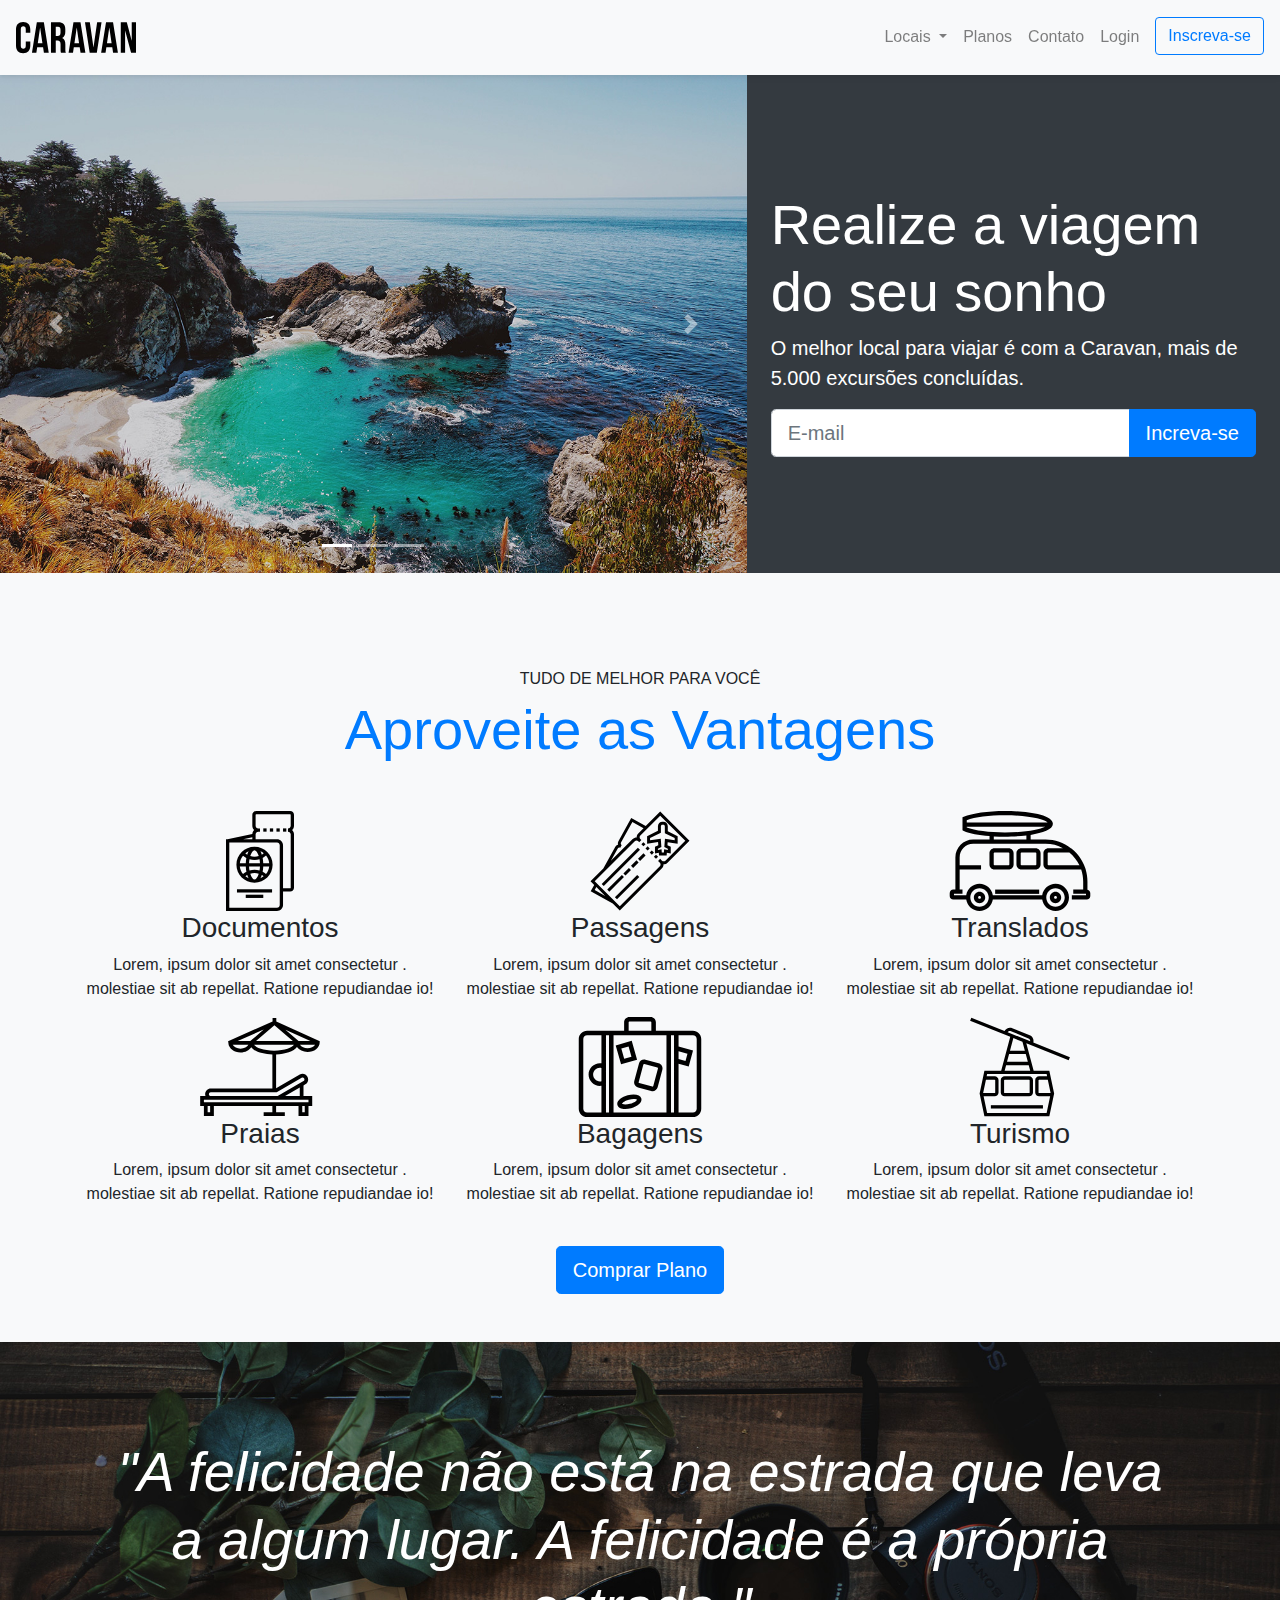
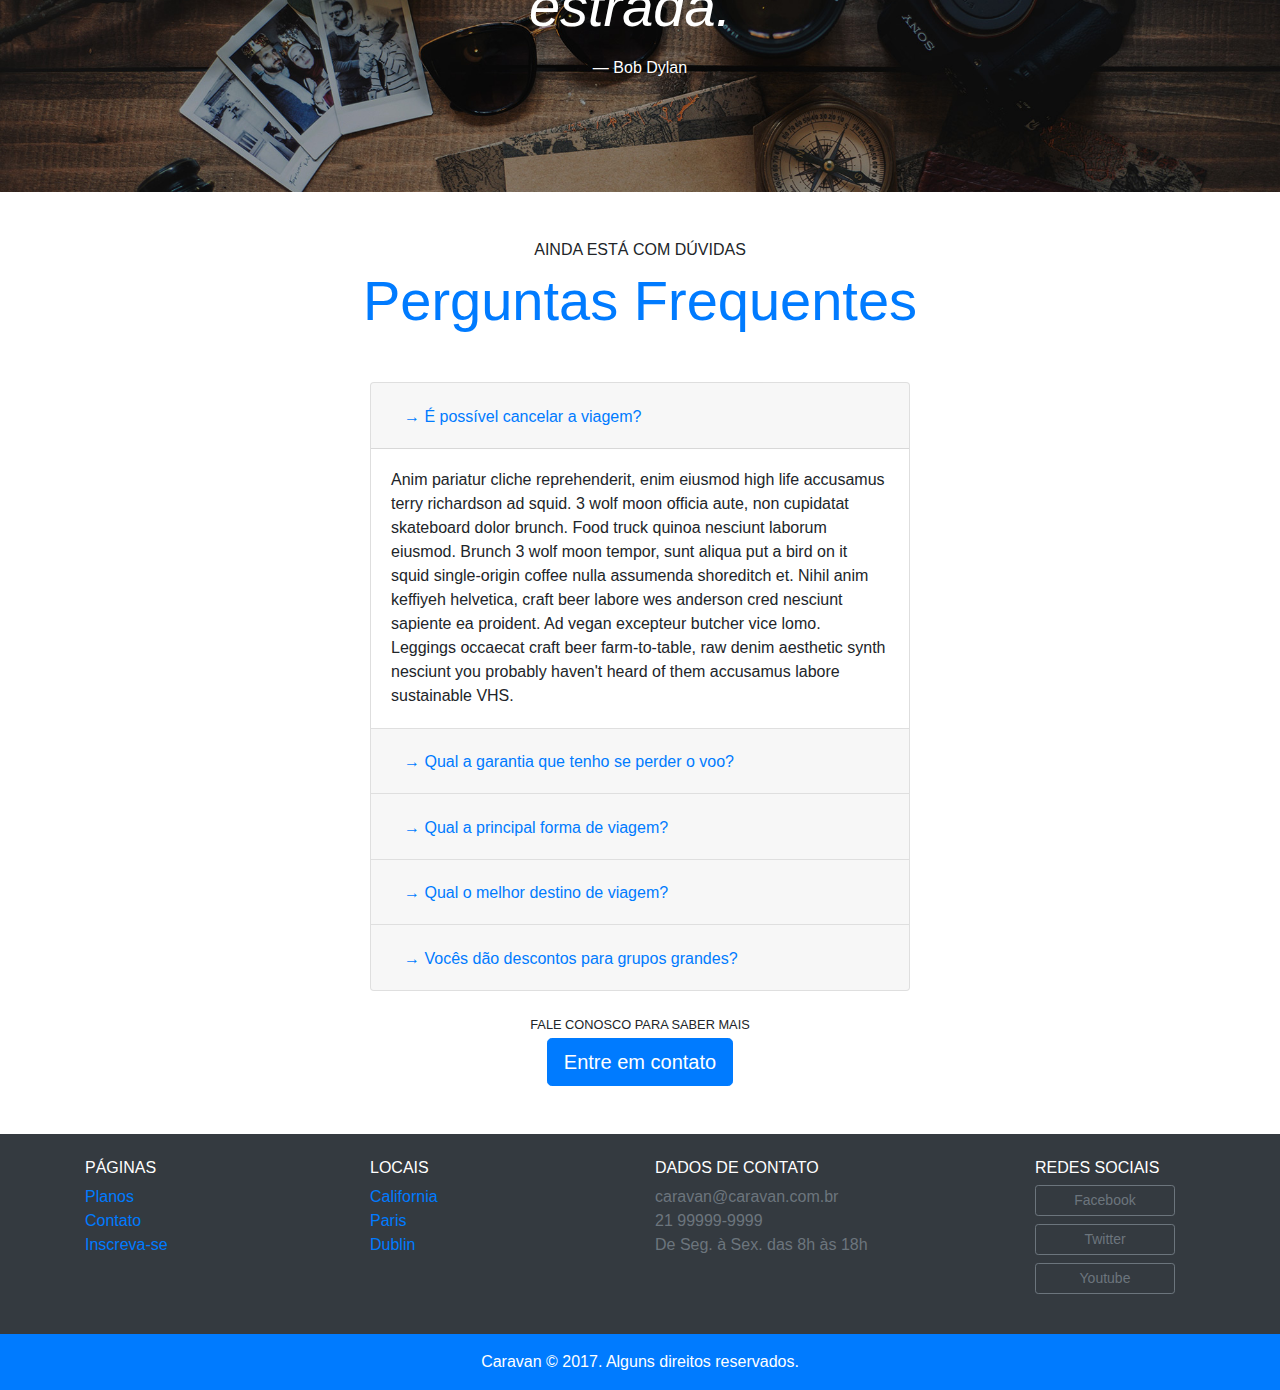
<file: index.html>
<!DOCTYPE html>
<html lang="en">
	<head>
		<meta charset="utf-8" />
		<meta name="viewport" content="width=device-width, initial-scale=1, shrink-to-fit=no" />
		<title>Teste Bootstrap</title>

		<link rel="stylesheet" href="css/bootstrap.css" />
		<link rel="stylesheet" href="css/style.css" />
	</head>
	<body>


		<!-- Button trigger modal -->


<!-- Modal -->
<div class="modal fade" id="exampleModal" tabindex="-1" role="dialog" aria-labelledby="exampleModalLabel" aria-hidden="true">
  <div class="modal-dialog" role="document">
    <div class="modal-content">
      <div class="modal-header">
        <h5 class="modal-title" id="exampleModalLabel">Modal title</h5>
        <button type="button" class="close" data-dismiss="modal" aria-label="Close">
          <span aria-hidden="true">&times;</span>
        </button>
      </div>
      <div class="modal-body">
        ...
      </div>
      <div class="modal-footer">
        <button type="button" class="btn btn-secondary" data-dismiss="modal">Close</button>
        <button type="button" class="btn btn-primary">Save changes</button>
      </div>
    </div>
  </div>
</div>
		<div class="navbar navbar-expand-md navbar-light bg-light fixed-top py-3 box-shadow ">
			<a class="navbar-brand" href="index.html"><img src="img/caravan.svg" alt=""/></a>
			<button
				class="navbar-toggler"
				type="button"
				data-toggle="collapse"
				data-target="#navbarSupportedContent"
				aria-controls="navbarSupportedContent"
				aria-expanded="false"
				aria-label="Toggle navigation"
			>
				<span class="navbar-toggler-icon"></span>
			</button>

			<div class="collapse navbar-collapse" id="navbarSupportedContent">
				<ul class="navbar-nav ml-auto">

					<li class="nav-item dropdown">
						<a
							class="nav-link dropdown-toggle"
							href="#"
							id="navbarDropdown"
							role="button"
							data-toggle="dropdown"
							aria-haspopup="true"
							aria-expanded="false"
						>
							Locais
						</a>
						<div class="dropdown-menu" aria-labelledby="navbarDropdown">
							<a class="dropdown-item" href="local.html">California</a>
							<a class="dropdown-item" href="local.html">Paris</a>
							<div class="dropdown-divider"></div>
							<a class="dropdown-item" href="#">Something else here</a>
						</div>
					</li>

					<li class="nav-item">
						<a class="nav-link" href="planos.html">Planos</span></a>
					</li>
					<li class="nav-item">
						<a class="nav-link" href="contato.html">Contato</a>
					</li>
					<li class="nav-item">
						<a class="nav-link" href="#" data-toggle="modal" data-target="#exampleModal">Login</a>
					</li>
					<li class="nav-item">
						<a class="btn btn-outline-primary ml-md-2" href="inscricao.html">Inscreva-se</a>
					</li>
					
					
					
				</ul>
			</div>
		</div>

		<section class="container-fluid">
			<div class="row bg-dark text-white">
				<div class="col-lg-7 p-0">
					<div id="carouselCidades" class="carousel slide" data-ride="carousel">
						<ol class="carousel-indicators">
							<li data-target="#carouselCidades" data-slide-to="0" class="active"></li>
							<li data-target="#carouselCidades" data-slide-to="1"></li>
							<li data-target="#carouselCidades" data-slide-to="2"></li>
						</ol>
						<div class="carousel-inner">
							<div class="carousel-item active">
								<img src="img/california.jpg" class="d-block w-100" alt="California">
							</div>
							<div class="carousel-item">
								<img src="img/paris.jpg" class="d-block w-100" alt="paris">
							</div>
							<div class="carousel-item">
								<img src="img/dublin.jpg" class="d-block w-100" alt="dublin">
							</div>
						</div>
						<a class="carousel-control-prev" href="#carouselCidades" role="button" data-slide="prev">
							<span class="carousel-control-prev-icon" aria-hidden="true"></span>
							<span class="sr-only">Previous</span>
						</a>
						<a class="carousel-control-next" href="#carouselCidades" role="button" data-slide="next">
							<span class="carousel-control-next-icon" aria-hidden="true"></span>
							<span class="sr-only">Next</span>
						</a>
					</div>

				</div>

				<div class="col-lg-5 p-4 align-self-center">
          <h1 class="display-4">Realize a viagem do seu sonho</h1>
          <p class="lead">O melhor local para viajar é com a Caravan, mais de 5.000 excursões concluídas.</p>
          <form action="">

            <div class="input-group input-group-lg">
              <input type="text" class="form-control" placeholder="E-mail" aria-label="Email" aria-describedby="button-addon2">
							<div class="input-group-append">
								<button class="btn btn-primary" type="button" id="button-addon2">Increva-se</button>
							</div>
            </div>
          </form>
        </div>
			</div>
		</section>

		<section class=" py-5 bg-light text-center">
			<div class="container">
				<div class="my-5">
					<span class="h6 d-block text-center">TUDO DE MELHOR PARA VOCÊ</span>
					<h2 class="display-4 text-primary">Aproveite as Vantagens</h2>
				</div>
			
				<div class="row">
					<div class="col-xl-4 col-md-6">
						<div style="height: 100px;" class="d-flex justify-content-center">
							<img src="img/icones/passaporte.svg" alt="">
						</div>
						<h3>Documentos</h3>
						<p>Lorem, ipsum dolor sit amet consectetur .  molestiae sit ab repellat. Ratione repudiandae io!</p>
					</div>
					<div class="col-xl-4 col-md-6">
						<div style="height: 100px;" class="d-flex justify-content-center">
							<img src="img/icones/passagens.svg" alt="">
						</div>
						<h3>Passagens</h3>
						<p>Lorem, ipsum dolor sit amet consectetur .  molestiae sit ab repellat. Ratione repudiandae io!</p>
					</div>
					<div class="col-xl-4 col-md-6">
						<div style="height: 100px;" class="d-flex justify-content-center">
							<img src="img/icones/translado.svg" alt="">
						</div>
						<h3>Translados</h3>
						<p>Lorem, ipsum dolor sit amet consectetur .  molestiae sit ab repellat. Ratione repudiandae io!</p>
					</div>
					<div class="col-xl-4 col-md-6">
						<div style="height: 100px;" class="d-flex justify-content-center">
							<img src="img/icones/praias.svg" alt="">
						</div>
						<h3>Praias</h3>
						<p>Lorem, ipsum dolor sit amet consectetur .  molestiae sit ab repellat. Ratione repudiandae io!</p>
					</div>
					<div class="col-xl-4 col-md-6">
						<div style="height: 100px;" class="d-flex justify-content-center">
							<img src="img/icones/bagagens.svg" alt="">
						</div>
						<h3>Bagagens</h3>
						<p>Lorem, ipsum dolor sit amet consectetur .  molestiae sit ab repellat. Ratione repudiandae io!</p>
					</div>
					<div class="col-xl-4 col-md-6">
						<div style="height: 100px;" class="d-flex justify-content-center">
							<img src="img/icones/turismo.svg" alt="">
						</div>
						<h3>Turismo</h3>
						<p>Lorem, ipsum dolor sit amet consectetur .  molestiae sit ab repellat. Ratione repudiandae io!</p>
					</div>
				</div>
				<a href="planos.html" class="btn btn-primary btn-lg mt-4">Comprar Plano</a>
			</div>
		</section>

		<section id="home-quote" class="p-md-5">
      <blockquote class="blockquote text-center text-white  p-md-5 p-3">
        <p class="display-4"><em>"A felicidade não está na estrada que leva a algum lugar. A felicidade é a própria estrada."</em></p>
        <footer class="blockquote-footer text-white">Bob Dylan</footer>
      </blockquote>
		</section>
		
		<section class="container">
			<div class="my-5 text-center">
				<span class="h6 d-block">AINDA ESTÁ COM DÚVIDAS</span>
				<h2 class="display-4 text-primary">Perguntas Frequentes</h2>
			</div>

			<div class="row justify-content-center">
				<div class="accordion col-lg-6" id="perguntasFrequentes" data-children=".pergunta">
					<div class="card">
						<div class="card-header" id="headingOne">
							<h2 class="mb-0">
								<button class="btn btn-link" type="button" data-toggle="collapse" data-target="#collapseOne" aria-expanded="true" aria-controls="collapseOne">
									→ É possível cancelar a viagem?
								</button>
							</h2>
						</div>
				
						<div id="collapseOne" class="collapse show" aria-labelledby="headingOne" data-parent="#perguntasFrequentes">
							<div class="card-body">
								Anim pariatur cliche reprehenderit, enim eiusmod high life accusamus terry richardson ad squid. 3 wolf moon officia aute, non cupidatat skateboard dolor brunch. Food truck quinoa nesciunt laborum eiusmod. Brunch 3 wolf moon tempor, sunt aliqua put a bird on it squid single-origin coffee nulla assumenda shoreditch et. Nihil anim keffiyeh helvetica, craft beer labore wes anderson cred nesciunt sapiente ea proident. Ad vegan excepteur butcher vice lomo. Leggings occaecat craft beer farm-to-table, raw denim aesthetic synth nesciunt you probably haven't heard of them accusamus labore sustainable VHS.
							</div>
						</div>
					</div>
					<div class="card">
						<div class="card-header" id="headingTwo">
							<h2 class="mb-0">
								<button class="btn btn-link collapsed" type="button" data-toggle="collapse" data-target="#collapseTwo" aria-expanded="false" aria-controls="collapseTwo">
									→ Qual a garantia que tenho se perder o voo?
								</button>
							</h2>
						</div>
						<div id="collapseTwo" class="collapse" aria-labelledby="headingTwo" data-parent="#perguntasFrequentes">
							<div class="card-body">
								Anim pariatur cliche reprehenderit, enim eiusmod high life accusamus terry richardson ad squid. 3 wolf moon officia aute, non cupidatat skateboard dolor brunch. Food truck quinoa nesciunt laborum eiusmod. Brunch 3 wolf moon tempor, sunt aliqua put a bird on it squid single-origin coffee nulla assumenda shoreditch et. Nihil anim keffiyeh helvetica, craft beer labore wes anderson cred nesciunt sapiente ea proident. Ad vegan excepteur butcher vice lomo. Leggings occaecat craft beer farm-to-table, raw denim aesthetic synth nesciunt you probably haven't heard of them accusamus labore sustainable VHS.
							</div>
						</div>
					</div>

					<div class="card">
						<div class="card-header" id="headingThree">
							<h2 class="mb-0">
								<button class="btn btn-link collapsed" type="button" data-toggle="collapse" data-target="#collapseThree" aria-expanded="false" aria-controls="collapseThree">
									→ Qual a principal forma de viagem?
								</button>
							</h2>
						</div>
						<div id="collapseThree" class="collapse" aria-labelledby="headingThree" data-parent="#perguntasFrequentes">
							<div class="card-body">
								Anim pariatur cliche reprehenderit, enim eiusmod high life accusamus terry richardson ad squid. 3 wolf moon officia aute, non cupidatat skateboard dolor brunch. Food truck quinoa nesciunt laborum eiusmod. Brunch 3 wolf moon tempor, sunt aliqua put a bird on it squid single-origin coffee nulla assumenda shoreditch et. Nihil anim keffiyeh helvetica, craft beer labore wes anderson cred nesciunt sapiente ea proident. Ad vegan excepteur butcher vice lomo. Leggings occaecat craft beer farm-to-table, raw denim aesthetic synth nesciunt you probably haven't heard of them accusamus labore sustainable VHS.
							</div>
						</div>
					</div>
					<div class="card">
						<div class="card-header" id="headingThree">
							<h2 class="mb-0">
								<button class="btn btn-link collapsed" type="button" data-toggle="collapse" data-target="#collapseFour" aria-expanded="false" aria-controls="collapseFour">
									→ Qual o melhor destino de viagem?
								</button>
							</h2>
						</div>
						<div id="collapseFour" class="collapse" aria-labelledby="headingThree" data-parent="#perguntasFrequentes">
							<div class="card-body">
								Anim pariatur cliche reprehenderit, enim eiusmod high life accusamus terry richardson ad squid. 3 wolf moon officia aute, non cupidatat skateboard dolor brunch. Food truck quinoa nesciunt laborum eiusmod. Brunch 3 wolf moon tempor, sunt aliqua put a bird on it squid single-origin coffee nulla assumenda shoreditch et. Nihil anim keffiyeh helvetica, craft beer labore wes anderson cred nesciunt sapiente ea proident. Ad vegan excepteur butcher vice lomo. Leggings occaecat craft beer farm-to-table, raw denim aesthetic synth nesciunt you probably haven't heard of them accusamus labore sustainable VHS.
							</div>
						</div>
					</div>
					<div class="card">
						<div class="card-header" id="headingThree">
							<h2 class="mb-0">
								<button class="btn btn-link collapsed" type="button" data-toggle="collapse" data-target="#collapseFive" aria-expanded="false" aria-controls="collapseFive">
									→ Vocês dão descontos para grupos grandes?
								</button>
							</h2>
						</div>
						<div id="collapseFive" class="collapse" aria-labelledby="headingThree" data-parent="#perguntasFrequentes">
							<div class="card-body">
								Anim pariatur cliche reprehenderit, enim eiusmod high life accusamus terry richardson ad squid. 3 wolf moon officia aute, non cupidatat skateboard dolor brunch. Food truck quinoa nesciunt laborum eiusmod. Brunch 3 wolf moon tempor, sunt aliqua put a bird on it squid single-origin coffee nulla assumenda shoreditch et. Nihil anim keffiyeh helvetica, craft beer labore wes anderson cred nesciunt sapiente ea proident. Ad vegan excepteur butcher vice lomo. Leggings occaecat craft beer farm-to-table, raw denim aesthetic synth nesciunt you probably haven't heard of them accusamus labore sustainable VHS.
							</div>
						</div>
					</div>
				</div>
			</div>
			<div class="text-center my-4">
			<p class="small m-1">FALE CONOSCO PARA SABER MAIS</p>
			<a class="btn btn-primary btn-lg" href="" >Entre em contato</a>
		</div>
		</section>


		<footer class="bg-dark text-white mt-5">
      <div class="container py-4">
        <div class="row">
          <div class="col-md-3 col-6">
            <h4 class="h6">PÁGINAS</h4>
            <ul class="list-unstyled">
              <li><a href="planos.html">Planos</a></li>
              <li><a href="contato.html">Contato</a></li>
              <li><a href="inscricao.html">Inscreva-se</a></li>
            </ul>
          </div>
          <div class="col-md-3 col-6">
            <h4 class="h6">LOCAIS</h4>
            <ul class="list-unstyled">
              <li><a href="local.html">California</a></li>
              <li><a href="local.html">Paris</a></li>
              <li><a href="local.html">Dublin</a></li>
            </ul>
          </div>
          <div class="col-md-4">
            <h4 class="h6">DADOS DE CONTATO</h4>
            <ul class="list-unstyled text-secondary">
              <li>caravan@caravan.com.br</li>
              <li>21 99999-9999</li>
              <li>De Seg. à Sex. das 8h às 18h</li>
            </ul>
          </div>
          <div class="col-md-2">
            <h4 class="h6">REDES SOCIAIS</h4>
            <ul class="list-unstyled">
              <li><a class="btn btn-outline-secondary btn-sm btn-block mb-2" href="#" style="max-width: 140px">Facebook</a></li>
              <li><a class="btn btn-outline-secondary btn-sm btn-block mb-2" href="#" style="max-width: 140px">Twitter</a></li>
              <li><a class="btn btn-outline-secondary btn-sm btn-block mb-2" href="#" style="max-width: 140px">Youtube</a></li>
            </ul>
          </div>
        </div>
      </div>
      <div class="bg-primary text-center py-3">
        <p class="mb-0">Caravan © 2017. Alguns direitos reservados.</p>
      </div>
    </footer>

		<script type="text/javascript" src="js/jquery-3.4.1.slim.min.js"></script>
		<script type="text/javascript" src="js/popper.min.js"></script>
		<script type="text/javascript" src="js/bootstrap.js"></script>
		<script type="text/javascript" src="js/app.js"></script>
	</body>
</html>
</file>
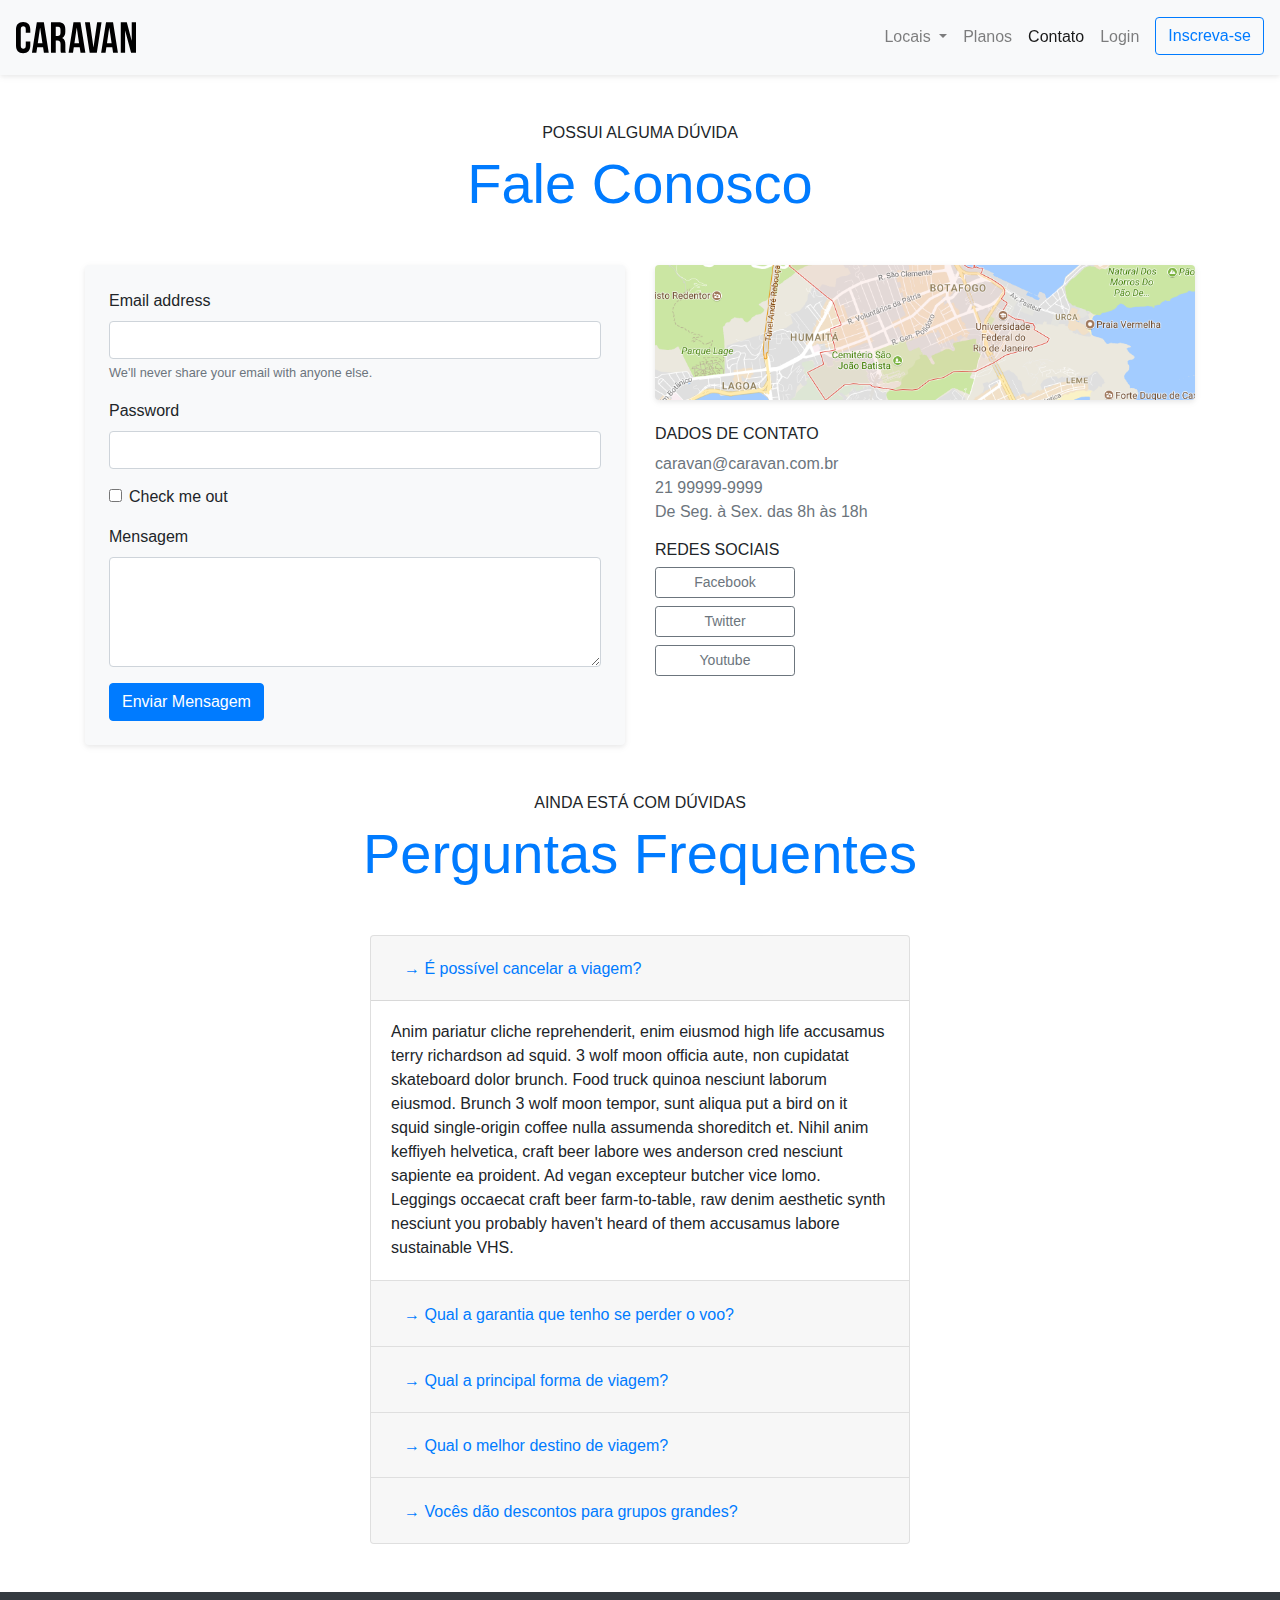
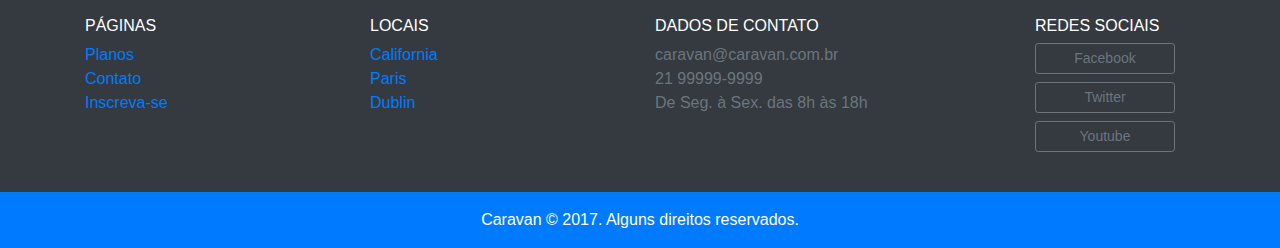
<file: contato.html>
<!DOCTYPE html>
<html lang="en">
	<head>
		<meta charset="utf-8" />
		<meta name="viewport" content="width=device-width, initial-scale=1, shrink-to-fit=no" />
		<title>Contato - Caravan</title>

		<link rel="stylesheet" href="css/bootstrap.css" />
		<link rel="stylesheet" href="css/style.css" />
	</head>
	<body>


		<!-- Button trigger modal -->


<!-- Modal -->
<div class="modal fade" id="exampleModal" tabindex="-1" role="dialog" aria-labelledby="exampleModalLabel" aria-hidden="true">
  <div class="modal-dialog" role="document">
    <div class="modal-content">
      <div class="modal-header">
        <h5 class="modal-title" id="exampleModalLabel">Modal title</h5>
        <button type="button" class="close" data-dismiss="modal" aria-label="Close">
          <span aria-hidden="true">&times;</span>
        </button>
      </div>
      <div class="modal-body">
        ...
      </div>
      <div class="modal-footer">
        <button type="button" class="btn btn-secondary" data-dismiss="modal">Close</button>
        <button type="button" class="btn btn-primary">Save changes</button>
      </div>
    </div>
  </div>
</div>
		<div class="navbar navbar-expand-md navbar-light bg-light fixed-top py-3 box-shadow ">
			<a class="navbar-brand" href="index.html"><img src="img/caravan.svg" alt=""/></a>
			<button
				class="navbar-toggler"
				type="button"
				data-toggle="collapse"
				data-target="#navbarSupportedContent"
				aria-controls="navbarSupportedContent"
				aria-expanded="false"
				aria-label="Toggle navigation"
			>
				<span class="navbar-toggler-icon"></span>
			</button>

			<div class="collapse navbar-collapse" id="navbarSupportedContent">
				<ul class="navbar-nav ml-auto">

					<li class="nav-item dropdown">
						<a
							class="nav-link dropdown-toggle"
							href="#"
							id="navbarDropdown"
							role="button"
							data-toggle="dropdown"
							aria-haspopup="true"
							aria-expanded="false"
						>
							Locais
						</a>
						<div class="dropdown-menu" aria-labelledby="navbarDropdown">
							<a class="dropdown-item" href="local.html">California</a>
							<a class="dropdown-item" href="local.html">Paris</a>
							<div class="dropdown-divider"></div>
							<a class="dropdown-item" href="#">Something else here</a>
						</div>
					</li>

					<li class="nav-item">
						<a class="nav-link" href="#">Planos</span></a>
					</li>
					<li class="nav-item">
						<a class="nav-link active" href="contato.html">Contato</a>
					</li>
					<li class="nav-item">
						<a class="nav-link" href="#" data-toggle="modal" data-target="#exampleModal">Login</a>
					</li>
					<li class="nav-item">
						<a class="btn btn-outline-primary ml-md-2" href="#">Inscreva-se</a>
					</li>
				</ul>
			</div>
		</div>

		<section class="container">
			<div class="my-5 text-center">
				<span class="h6 d-block">POSSUI ALGUMA DÚVIDA</span>
				<h1 class="display-4 text-primary">Fale Conosco</h1>
			</div>
			<div class="row">
				<div class="col-lg">
					<form class="bg-light rounded p-4 box-shadow" action="">
						<div class="form-group">
							<label for="exampleInputEmail1">Email address</label>
							<input type="email" class="form-control" id="exampleInputEmail1" aria-describedby="emailHelp">
							<small id="emailHelp" class="form-text text-muted">We'll never share your email with anyone else.</small>
						</div>
						<div class="form-group">
							<label for="exampleInputPassword1">Password</label>
							<input type="password" class="form-control" id="exampleInputPassword1">
						</div>
						<div class="form-group form-check">
							<input type="checkbox" class="form-check-input" id="exampleCheck1">
							<label class="form-check-label" for="exampleCheck1">Check me out</label>
						</div>

						<div class="form-group text-area">
							<label for="clienteMensagem">Mensagem</label>
							<textarea name="" class="form-control" id="clienteMensagem" rows="4"></textarea>
						</div>
						<button type="submit" class="btn btn-primary">Enviar Mensagem</button>
					</form>
				</div>
				<div class="col-lg">	
					<img class="img-fluid rounded box-shadow mb-4" src="img/mapa.png" alt="" srcset="">
            <h4 class="h6">DADOS DE CONTATO</h4>
            <ul class="list-unstyled text-secondary">
              <li>caravan@caravan.com.br</li>
              <li>21 99999-9999</li>
              <li>De Seg. à Sex. das 8h às 18h</li>
            </ul>
         
            <h2 class="h6">REDES SOCIAIS</h2>
            <ul class="list-unstyled">
              <li><a class="btn btn-outline-secondary btn-sm btn-block mb-2" href="#" style="max-width: 140px">Facebook</a></li>
              <li><a class="btn btn-outline-secondary btn-sm btn-block mb-2" href="#" style="max-width: 140px">Twitter</a></li>
              <li><a class="btn btn-outline-secondary btn-sm btn-block mb-2" href="#" style="max-width: 140px">Youtube</a></li>
            </ul>
 


				</div>
			</div>
		</section>

		
		
		<section class="container">
			<div class="my-5 text-center">
				<span class="h6 d-block">AINDA ESTÁ COM DÚVIDAS</span>
				<h2 class="display-4 text-primary">Perguntas Frequentes</h2>
			</div>

			<div class="row justify-content-center">
				<div class="accordion col-lg-6" id="perguntasFrequentes" data-children=".pergunta">
					<div class="card">
						<div class="card-header" id="headingOne">
							<h2 class="mb-0">
								<button class="btn btn-link" type="button" data-toggle="collapse" data-target="#collapseOne" aria-expanded="true" aria-controls="collapseOne">
									→ É possível cancelar a viagem?
								</button>
							</h2>
						</div>
				
						<div id="collapseOne" class="collapse show" aria-labelledby="headingOne" data-parent="#perguntasFrequentes">
							<div class="card-body">
								Anim pariatur cliche reprehenderit, enim eiusmod high life accusamus terry richardson ad squid. 3 wolf moon officia aute, non cupidatat skateboard dolor brunch. Food truck quinoa nesciunt laborum eiusmod. Brunch 3 wolf moon tempor, sunt aliqua put a bird on it squid single-origin coffee nulla assumenda shoreditch et. Nihil anim keffiyeh helvetica, craft beer labore wes anderson cred nesciunt sapiente ea proident. Ad vegan excepteur butcher vice lomo. Leggings occaecat craft beer farm-to-table, raw denim aesthetic synth nesciunt you probably haven't heard of them accusamus labore sustainable VHS.
							</div>
						</div>
					</div>
					<div class="card">
						<div class="card-header" id="headingTwo">
							<h2 class="mb-0">
								<button class="btn btn-link collapsed" type="button" data-toggle="collapse" data-target="#collapseTwo" aria-expanded="false" aria-controls="collapseTwo">
									→ Qual a garantia que tenho se perder o voo?
								</button>
							</h2>
						</div>
						<div id="collapseTwo" class="collapse" aria-labelledby="headingTwo" data-parent="#perguntasFrequentes">
							<div class="card-body">
								Anim pariatur cliche reprehenderit, enim eiusmod high life accusamus terry richardson ad squid. 3 wolf moon officia aute, non cupidatat skateboard dolor brunch. Food truck quinoa nesciunt laborum eiusmod. Brunch 3 wolf moon tempor, sunt aliqua put a bird on it squid single-origin coffee nulla assumenda shoreditch et. Nihil anim keffiyeh helvetica, craft beer labore wes anderson cred nesciunt sapiente ea proident. Ad vegan excepteur butcher vice lomo. Leggings occaecat craft beer farm-to-table, raw denim aesthetic synth nesciunt you probably haven't heard of them accusamus labore sustainable VHS.
							</div>
						</div>
					</div>

					<div class="card">
						<div class="card-header" id="headingThree">
							<h2 class="mb-0">
								<button class="btn btn-link collapsed" type="button" data-toggle="collapse" data-target="#collapseThree" aria-expanded="false" aria-controls="collapseThree">
									→ Qual a principal forma de viagem?
								</button>
							</h2>
						</div>
						<div id="collapseThree" class="collapse" aria-labelledby="headingThree" data-parent="#perguntasFrequentes">
							<div class="card-body">
								Anim pariatur cliche reprehenderit, enim eiusmod high life accusamus terry richardson ad squid. 3 wolf moon officia aute, non cupidatat skateboard dolor brunch. Food truck quinoa nesciunt laborum eiusmod. Brunch 3 wolf moon tempor, sunt aliqua put a bird on it squid single-origin coffee nulla assumenda shoreditch et. Nihil anim keffiyeh helvetica, craft beer labore wes anderson cred nesciunt sapiente ea proident. Ad vegan excepteur butcher vice lomo. Leggings occaecat craft beer farm-to-table, raw denim aesthetic synth nesciunt you probably haven't heard of them accusamus labore sustainable VHS.
							</div>
						</div>
					</div>
					<div class="card">
						<div class="card-header" id="headingThree">
							<h2 class="mb-0">
								<button class="btn btn-link collapsed" type="button" data-toggle="collapse" data-target="#collapseFour" aria-expanded="false" aria-controls="collapseFour">
									→ Qual o melhor destino de viagem?
								</button>
							</h2>
						</div>
						<div id="collapseFour" class="collapse" aria-labelledby="headingThree" data-parent="#perguntasFrequentes">
							<div class="card-body">
								Anim pariatur cliche reprehenderit, enim eiusmod high life accusamus terry richardson ad squid. 3 wolf moon officia aute, non cupidatat skateboard dolor brunch. Food truck quinoa nesciunt laborum eiusmod. Brunch 3 wolf moon tempor, sunt aliqua put a bird on it squid single-origin coffee nulla assumenda shoreditch et. Nihil anim keffiyeh helvetica, craft beer labore wes anderson cred nesciunt sapiente ea proident. Ad vegan excepteur butcher vice lomo. Leggings occaecat craft beer farm-to-table, raw denim aesthetic synth nesciunt you probably haven't heard of them accusamus labore sustainable VHS.
							</div>
						</div>
					</div>
					<div class="card">
						<div class="card-header" id="headingThree">
							<h2 class="mb-0">
								<button class="btn btn-link collapsed" type="button" data-toggle="collapse" data-target="#collapseFive" aria-expanded="false" aria-controls="collapseFive">
									→ Vocês dão descontos para grupos grandes?
								</button>
							</h2>
						</div>
						<div id="collapseFive" class="collapse" aria-labelledby="headingThree" data-parent="#perguntasFrequentes">
							<div class="card-body">
								Anim pariatur cliche reprehenderit, enim eiusmod high life accusamus terry richardson ad squid. 3 wolf moon officia aute, non cupidatat skateboard dolor brunch. Food truck quinoa nesciunt laborum eiusmod. Brunch 3 wolf moon tempor, sunt aliqua put a bird on it squid single-origin coffee nulla assumenda shoreditch et. Nihil anim keffiyeh helvetica, craft beer labore wes anderson cred nesciunt sapiente ea proident. Ad vegan excepteur butcher vice lomo. Leggings occaecat craft beer farm-to-table, raw denim aesthetic synth nesciunt you probably haven't heard of them accusamus labore sustainable VHS.
							</div>
						</div>
					</div>
				</div>
			</div>
			
		</section>


		<footer class="bg-dark text-white mt-5">
      <div class="container py-4">
        <div class="row">
          <div class="col-md-3 col-6">
            <h4 class="h6">PÁGINAS</h4>
            <ul class="list-unstyled">
              <li><a href="planos.html">Planos</a></li>
              <li><a href="contato.html">Contato</a></li>
              <li><a href="inscricao.html">Inscreva-se</a></li>
            </ul>
          </div>
          <div class="col-md-3 col-6">
            <h4 class="h6">LOCAIS</h4>
            <ul class="list-unstyled">
              <li><a href="local.html">California</a></li>
              <li><a href="local.html">Paris</a></li>
              <li><a href="local.html">Dublin</a></li>
            </ul>
          </div>
          <div class="col-md-4">
            <h4 class="h6">DADOS DE CONTATO</h4>
            <ul class="list-unstyled text-secondary">
              <li>caravan@caravan.com.br</li>
              <li>21 99999-9999</li>
              <li>De Seg. à Sex. das 8h às 18h</li>
            </ul>
          </div>
          <div class="col-md-2">
            <h4 class="h6">REDES SOCIAIS</h4>
            <ul class="list-unstyled">
              <li><a class="btn btn-outline-secondary btn-sm btn-block mb-2" href="#" style="max-width: 140px">Facebook</a></li>
              <li><a class="btn btn-outline-secondary btn-sm btn-block mb-2" href="#" style="max-width: 140px">Twitter</a></li>
              <li><a class="btn btn-outline-secondary btn-sm btn-block mb-2" href="#" style="max-width: 140px">Youtube</a></li>
            </ul>
          </div>
        </div>
      </div>
      <div class="bg-primary text-center py-3">
        <p class="mb-0">Caravan © 2017. Alguns direitos reservados.</p>
      </div>
    </footer>

		<script type="text/javascript" src="js/jquery-3.4.1.slim.min.js"></script>
		<script type="text/javascript" src="js/popper.min.js"></script>
		<script type="text/javascript" src="js/bootstrap.js"></script>
		<script type="text/javascript" src="js/app.js"></script>
	</body>
</html>
</file>
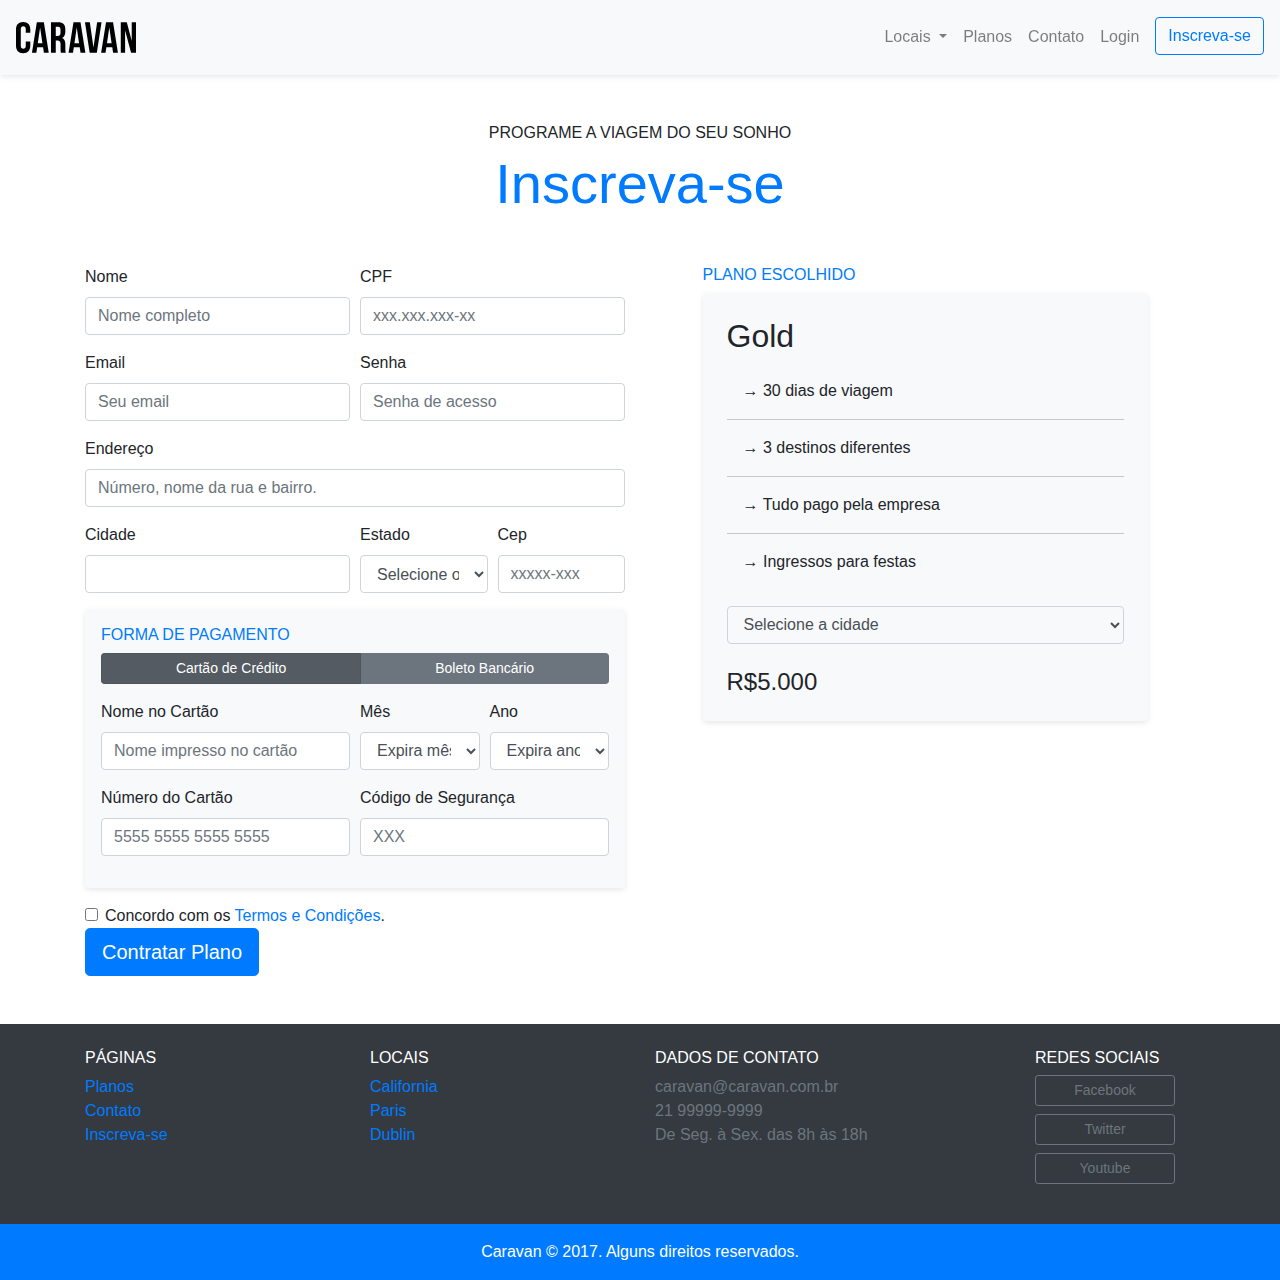
<file: inscricao.html>
<!DOCTYPE html>
<html lang="en">
	<head>
		<meta charset="utf-8" />
		<meta name="viewport" content="width=device-width, initial-scale=1, shrink-to-fit=no" />
		<title>Caravan - Inscricao</title>

		<link rel="stylesheet" href="css/bootstrap.css" />
		<link rel="stylesheet" href="css/style.css" />
	</head>
	<body>


		<!-- Button trigger modal -->


<!-- Modal -->
<div class="modal fade" id="exampleModal" tabindex="-1" role="dialog" aria-labelledby="exampleModalLabel" aria-hidden="true">
  <div class="modal-dialog" role="document">
    <div class="modal-content">
      <div class="modal-header">
        <h5 class="modal-title" id="exampleModalLabel">Modal title</h5>
        <button type="button" class="close" data-dismiss="modal" aria-label="Close">
          <span aria-hidden="true">&times;</span>
        </button>
      </div>
      <div class="modal-body">
        ...
      </div>
      <div class="modal-footer">
        <button type="button" class="btn btn-secondary" data-dismiss="modal">Close</button>
        <button type="button" class="btn btn-primary">Save changes</button>
      </div>
    </div>
  </div>
</div>
		<div class="navbar navbar-expand-md navbar-light bg-light fixed-top py-3 box-shadow ">
			<a class="navbar-brand" href="index.html"><img src="img/caravan.svg" alt=""/></a>
			<button
				class="navbar-toggler"
				type="button"
				data-toggle="collapse"
				data-target="#navbarSupportedContent"
				aria-controls="navbarSupportedContent"
				aria-expanded="false"
				aria-label="Toggle navigation"
			>
				<span class="navbar-toggler-icon"></span>
			</button>

			<div class="collapse navbar-collapse" id="navbarSupportedContent">
				<ul class="navbar-nav ml-auto">

					<li class="nav-item dropdown">
						<a
							class="nav-link dropdown-toggle"
							href="#"
							id="navbarDropdown"
							role="button"
							data-toggle="dropdown"
							aria-haspopup="true"
							aria-expanded="false"
						>
							Locais
						</a>
						<div class="dropdown-menu" aria-labelledby="navbarDropdown">
							<a class="dropdown-item" href="local.html">California</a>
							<a class="dropdown-item" href="local.html">Paris</a>
							<div class="dropdown-divider"></div>
							<a class="dropdown-item" href="#">Something else here</a>
						</div>
					</li>

					<li class="nav-item">
						<a class="nav-link" href="#">Planos</span></a>
					</li>
					<li class="nav-item">
						<a class="nav-link" href="contato.html">Contato</a>
					</li>
					<li class="nav-item">
						<a class="nav-link" href="#" data-toggle="modal" data-target="#exampleModal">Login</a>
					</li>
					<li class="nav-item">
						<a class="btn btn-outline-primary ml-md-2" href="inscricao.html">Inscreva-se</a>
					</li>
				</ul>
			</div>
		</div>

		<section class="container">
			<div class="my-5 text-center">
				<span class="h6 d-block">PROGRAME A VIAGEM DO SEU SONHO</span>
				<h2 class="display-4 text-primary">Inscreva-se</h2>
			</div>
			<div class="row">
				<form action="" class="col-md-6">
					<div class="form-row">
            <div class="form-group col-md-6">
              <label for="inputNome">Nome</label>
              <input type="text" class="form-control" id="inputNome" placeholder="Nome completo">
            </div>
            <div class="form-group col-md-6">
              <label for="inputCPF">CPF</label>
              <input type="text" class="form-control" id="inputCPF" placeholder="xxx.xxx.xxx-xx">
            </div>
            <div class="form-group col-md-6">
              <label for="inputEmail">Email</label>
              <input type="email" class="form-control" id="inputEmail" placeholder="Seu email">
            </div>
            <div class="form-group col-md-6">
              <label for="inputSenha">Senha</label>
              <input type="password" class="form-control" id="inputSenha" placeholder="Senha de acesso">
            </div>
            <div class="form-group col-12">
              <label for="inputEndereco">Endereço</label>
              <input type="text" class="form-control" id="inputEndereco" placeholder="Número, nome da rua e bairro.">
            </div>
            <div class="form-group col-md-6">
              <label for="inputCidade">Cidade</label>
              <input type="text" class="form-control" id="inputCidade">
            </div>
            <div class="form-group col-md-3 col-6">
              <label for="inputCidade">Estado</label>
              <select id="inputCidade" class="form-control">
                <option>Selecione o Estado</option>
                <option>Rio de Janeiro</option>
                <option>São Paulo</option>
                <option>Paraná</option>
                <option>Ceará</option>
                <option>Acre</option>
              </select>
            </div>
            <div class="form-group col-md-3 col-6">
              <label for="inputCidade">Cep</label>
              <input type="text" class="form-control" id="inputCidade" placeholder="xxxxx-xxx">
						</div>
					</div>
					<div class="bg-light rounded box-shadow p-3 form-group">
            <h2 class="h6 text-primary">FORMA DE PAGAMENTO</h2>
            <nav class="nav btn-group mb-3" id="formaPagamento" role="tablist">
              <button type="button" class="btn btn-secondary active btn-sm" id="nav-cartao-tab" data-toggle="tab" href="#nav-cartao" role="tab" aria-controls="nav-cartao" aria-selected="true">Cartão de Crédito</button>
              <button type="button" class="btn btn-secondary btn-sm" id="nav-boleto-tab" data-toggle="tab" href="#nav-boleto" role="tab" aria-controls="nav-boleto" aria-selected="false">Boleto Bancário</button>
            </nav>
            <div class="tab-content" id="formaPagamentoConteudo">
              <div class="tab-pane fade show active" id="nav-cartao" role="tabpanel" aria-labelledby="nav-cartao-tab">
                <div class="form-row">
                  <div class="form-group col-md-6">
                    <label for="inputNomeCartao">Nome no Cartão</label>
                    <input type="text" class="form-control" id="inputNomeCartao" placeholder="Nome impresso no cartão">
                  </div>
                  <div class="form-group col-md-3 col-6">
                    <label for="inputCidade">Mês</label>
                    <select id="inputCidade" class="form-control">
                      <option>Expira mês...</option>
                      <option>01</option>
                      <option>02</option>
                      <option>03</option>
                      <option>04</option>
                      <option>05</option>
                    </select>
                  </div>
                  <div class="form-group col-md-3 col-6">
                    <label for="inputAno">Ano</label>
                    <select id="inputAno" class="form-control">
                      <option>Expira ano...</option>
                      <option>2017</option>
                      <option>2018</option>
                      <option>2019</option>
                    </select>
                  </div>
                  <div class="form-group col-md-6">
                    <label for="inputNumeroCartao">Número do Cartão</label>
                    <input type="text" class="form-control" id="inputNumeroCartao" placeholder="5555 5555 5555 5555">
                  </div>
                  <div class="form-group col-md-6">
                    <label for="inputCodigo">Código de Segurança</label>
                    <input type="text" class="form-control" id="inputCodigo" placeholder="XXX">
                  </div>
                </div>
              </div>
              <div class="tab-pane fade" id="nav-boleto" role="tabpanel" aria-labelledby="nav-boleto-tab">
                <p class="lead">Clique em contratar plano que enviaremos um boleto para o seu e-mail.</p>
              </div>
            </div>
					</div>
					<div class="form-check">
            <label class="form-check-label">
              <input type="checkbox" class="form-check-input">
              Concordo com os <a href="#">Termos e Condições</a>.
            </label>
          </div>
          
          <button type="submit" class="btn btn-primary btn-lg">Contratar Plano</button>
          
				</form>

				<div class="col-lg-5 mx-auto order-first order-lg-1 mb-5">
          <h2 class="h6 text-primary">PLANO ESCOLHIDO</h2>
          <div class="bg-light rounded p-4 box-shadow">
            <h2>Gold</h2>
            <ul class="lista-plano list-unstyled">
              <li>→ 30 dias de viagem</li>
              <li>→ 3 destinos diferentes</li>
              <li>→ Tudo pago pela empresa</li>
              <li>→ Ingressos para festas</li>
            </ul>
            <form>
              <div class="form-group">
                <select class="form-control bg-light" id="inputCidades">
                  <option>Selecione a cidade</option>
                  <option>California</option>
                  <option>Paris</option>
                  <option>Dublin</option>
                </select>
              </div>
            </form>
            <div class="row mt-4">
              <div class="col">
                <span class="h4">R$5.000</span>
              </div>
            </div>
          </div>
        </div>
			</div>
		</section>


		<footer class="bg-dark text-white mt-5">
      <div class="container py-4">
        <div class="row">
          <div class="col-md-3 col-6">
            <h4 class="h6">PÁGINAS</h4>
            <ul class="list-unstyled">
              <li><a href="planos.html">Planos</a></li>
              <li><a href="contato.html">Contato</a></li>
              <li><a href="inscricao.html">Inscreva-se</a></li>
            </ul>
          </div>
          <div class="col-md-3 col-6">
            <h4 class="h6">LOCAIS</h4>
            <ul class="list-unstyled">
              <li><a href="local.html">California</a></li>
              <li><a href="local.html">Paris</a></li>
              <li><a href="local.html">Dublin</a></li>
            </ul>
          </div>
          <div class="col-md-4">
            <h4 class="h6">DADOS DE CONTATO</h4>
            <ul class="list-unstyled text-secondary">
              <li>caravan@caravan.com.br</li>
              <li>21 99999-9999</li>
              <li>De Seg. à Sex. das 8h às 18h</li>
            </ul>
          </div>
          <div class="col-md-2">
            <h4 class="h6">REDES SOCIAIS</h4>
            <ul class="list-unstyled">
              <li><a class="btn btn-outline-secondary btn-sm btn-block mb-2" href="#" style="max-width: 140px">Facebook</a></li>
              <li><a class="btn btn-outline-secondary btn-sm btn-block mb-2" href="#" style="max-width: 140px">Twitter</a></li>
              <li><a class="btn btn-outline-secondary btn-sm btn-block mb-2" href="#" style="max-width: 140px">Youtube</a></li>
            </ul>
          </div>
        </div>
      </div>
      <div class="bg-primary text-center py-3">
        <p class="mb-0">Caravan © 2017. Alguns direitos reservados.</p>
      </div>
    </footer>

		<script type="text/javascript" src="js/jquery-3.4.1.slim.min.js"></script>
		<script type="text/javascript" src="js/popper.min.js"></script>
		<script type="text/javascript" src="js/bootstrap.js"></script>
		<script type="text/javascript" src="js/app.js"></script>
	</body>
</html>
</file>
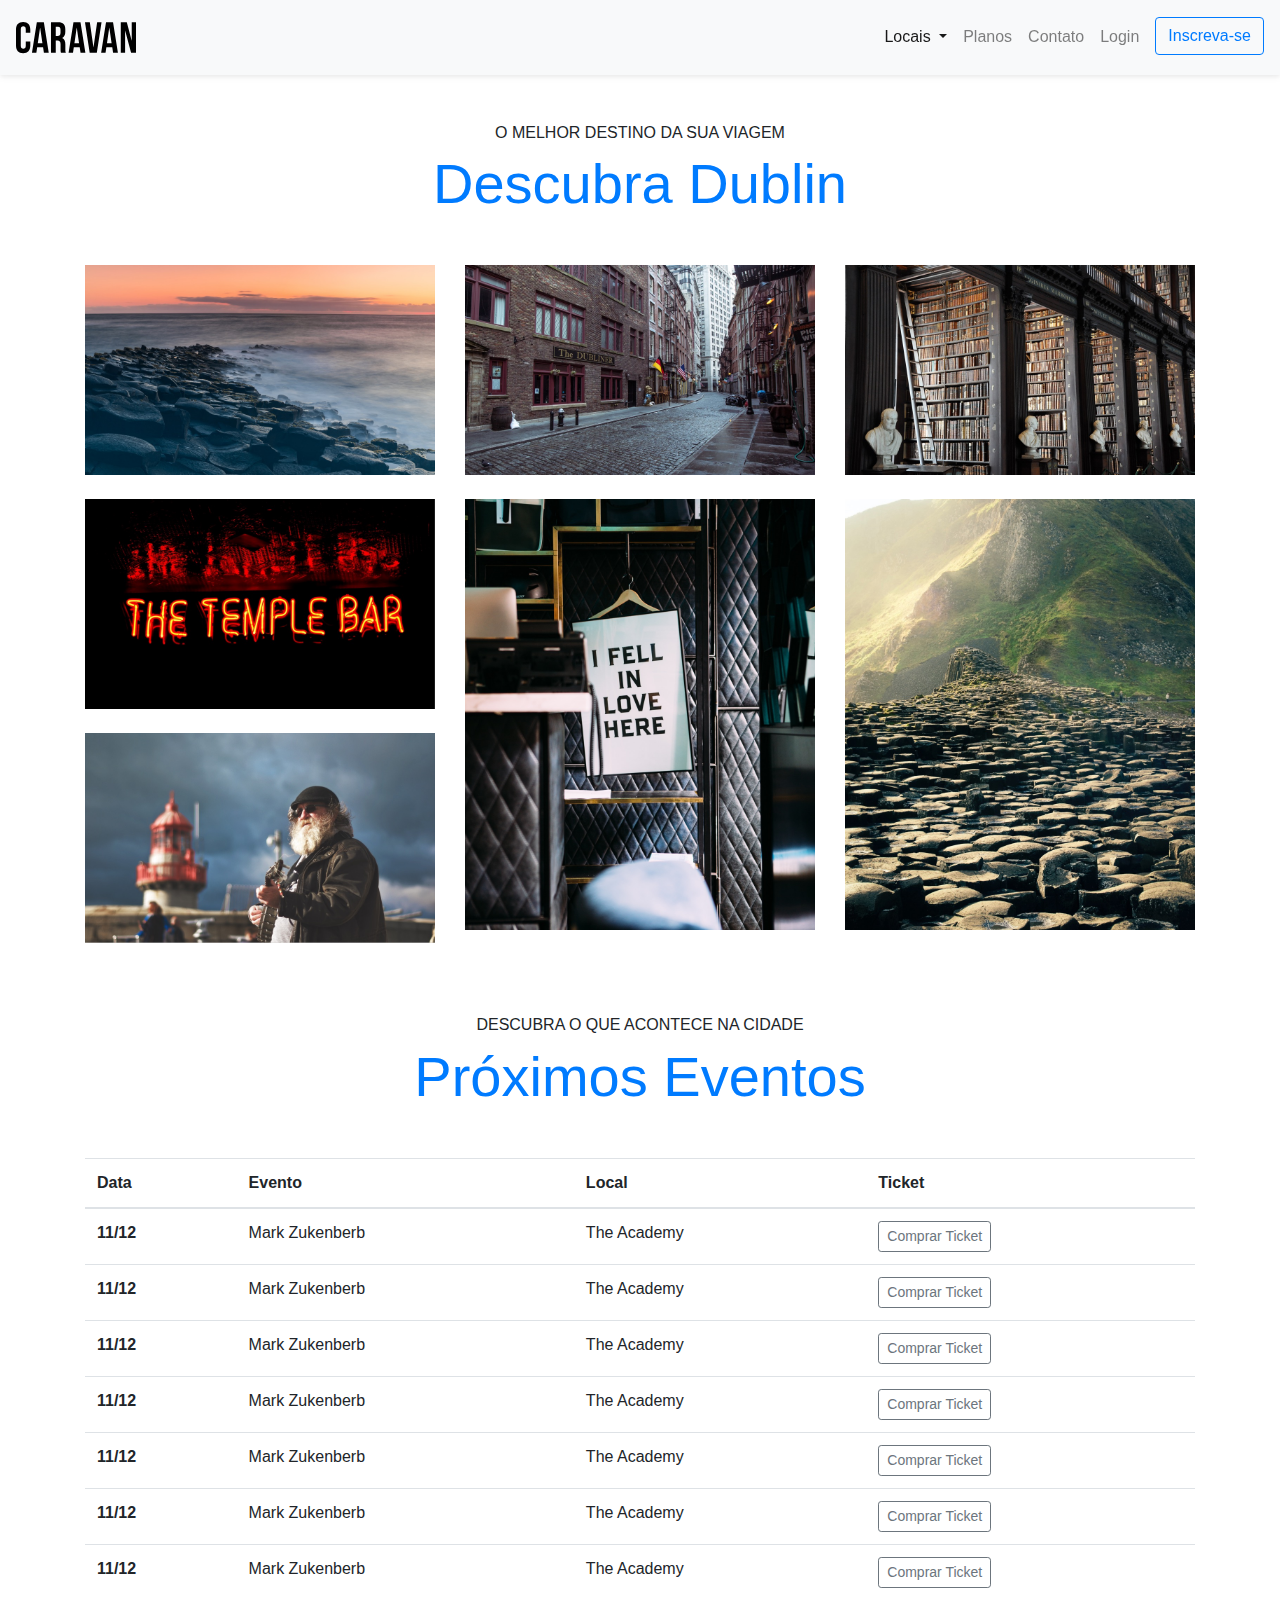
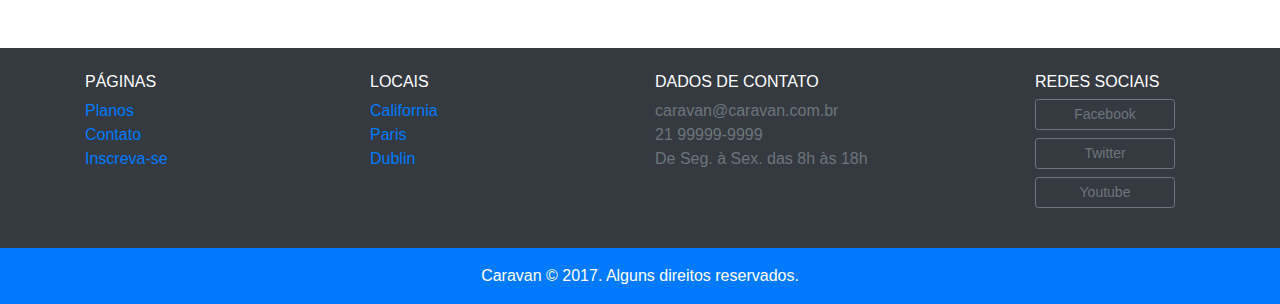
<file: local.html>
<!DOCTYPE html>
<html lang="en">
	<head>
		<meta charset="utf-8" />
		<meta name="viewport" content="width=device-width, initial-scale=1, shrink-to-fit=no" />
		<title>Caravan - Local</title>

		<link rel="stylesheet" href="css/bootstrap.css" />
		<link rel="stylesheet" href="css/style.css" />
	</head>
	<body>
		<!-- Button trigger modal -->

		<!-- Modal -->
		<div
			class="modal fade"
			id="exampleModal"
			tabindex="-1"
			role="dialog"
			aria-labelledby="exampleModalLabel"
			aria-hidden="true"
		>
			<div class="modal-dialog" role="document">
				<div class="modal-content">
					<div class="modal-header">
						<h5 class="modal-title" id="exampleModalLabel">Modal title</h5>
						<button type="button" class="close" data-dismiss="modal" aria-label="Close">
							<span aria-hidden="true">&times;</span>
						</button>
					</div>
					<div class="modal-body">
						...
					</div>
					<div class="modal-footer">
						<button type="button" class="btn btn-secondary" data-dismiss="modal">Close</button>
						<button type="button" class="btn btn-primary">Save changes</button>
					</div>
				</div>
			</div>
		</div>
		<div class="navbar navbar-expand-md navbar-light bg-light fixed-top py-3 box-shadow ">
			<a class="navbar-brand" href="index.html"><img src="img/caravan.svg" alt=""/></a>
			<button
				class="navbar-toggler"
				type="button"
				data-toggle="collapse"
				data-target="#navbarSupportedContent"
				aria-controls="navbarSupportedContent"
				aria-expanded="false"
				aria-label="Toggle navigation"
			>
				<span class="navbar-toggler-icon"></span>
			</button>

			<div class="collapse navbar-collapse" id="navbarSupportedContent">
				<ul class="navbar-nav ml-auto">
					<li class="nav-item dropdown">
						<a
							class="nav-link dropdown-toggle active"
							href="#"
							id="navbarDropdown"
							role="button"
							data-toggle="dropdown"
							aria-haspopup="true"
							aria-expanded="false"
						>
							Locais <span class="sr-only">(current)</span>
						</a>
						<div class="dropdown-menu" aria-labelledby="navbarDropdown">
							<a class="dropdown-item" href="local.html">California</a>
							<a class="dropdown-item" href="local.html">Paris</a>
							<div class="dropdown-divider"></div>
							<a class="dropdown-item" href="#">Something else here</a>
						</div>
					</li>
					<li class="nav-item">
						<a class="nav-link" href="planos.html">Planos</a>
					</li>
					<li class="nav-item">
						<a class="nav-link" href="#">Contato</a>
					</li>
					<li class="nav-item">
						<a class="nav-link" href="#" data-toggle="modal" data-target="#exampleModal">Login</a>
					</li>
					<li class="nav-item">
						<a class="btn btn-outline-primary ml-md-2" href="inscricao.html">Inscreva-se</a>
					</li>
				</ul>
			</div>
		</div>

		<section class="container">
			<div class="text-center my-5 ">
				<span class="h6 d-block">O MELHOR DESTINO DA SUA VIAGEM</span>
				<h1 class="display-4 text-primary">Descubra Dublin</h1>
			</div>
			<div class="row">
				<div class="col-md">
					<img class="img-fluid mb-4" src="img/local/foto-1.jpg" alt="" />
					<img class="img-fluid mb-4" src="img/local/foto-2.jpg" alt="" />
					<img class="img-fluid mb-4" src="img/local/foto-3.jpg" alt="" />
				</div>

				<div class="col-md">
					<img class="img-fluid mb-4" src="img/local/foto-4.jpg" alt="" />
					<img class="img-fluid mb-4" src="img/local/foto-5.jpg" alt="" />
				</div>

				<div class="col-md">
					<img class="img-fluid mb-4" src="img/local/foto-6.jpg" alt="" />
					<img class="img-fluid mb-4" src="img/local/foto-7.jpg" alt="" />
				</div>
			</div>
		</section>

		<section class="container">
			<div class="text-center my-5 ">
				<span class="h6 d-block">DESCUBRA O QUE ACONTECE NA CIDADE</span>
				<h1 class="display-4 text-primary">Próximos Eventos</h1>
			</div>
			<table class="table table-hover table-responsive-md">
				<thead>
					<tr>
						<th scope="col">Data</th>
						<th scope="col">Evento</th>
						<th scope="col">Local</th>
						<th scope="col">Ticket</th>
					</tr>
				</thead>
				<tbody>
					<tr>
						<th scope="row">11/12</th>
						<td>Mark Zukenberb</td>
						<td>The Academy</td>
						<td><a href="#" class="btn btn-outline-secondary btn-sm">Comprar Ticket</a></td>
					</tr>
					<tr>
						<th scope="row">11/12</th>
						<td>Mark Zukenberb</td>
						<td>The Academy</td>
						<td><a href="#" class="btn btn-outline-secondary btn-sm">Comprar Ticket</a></td>
					</tr>
					<tr>
						<th scope="row">11/12</th>
						<td>Mark Zukenberb</td>
						<td>The Academy</td>
						<td><a href="#" class="btn btn-outline-secondary btn-sm">Comprar Ticket</a></td>
					</tr>
					<tr>
						<th scope="row">11/12</th>
						<td>Mark Zukenberb</td>
						<td>The Academy</td>
						<td><a href="#" class="btn btn-outline-secondary btn-sm">Comprar Ticket</a></td>
					</tr>
					<tr>
						<th scope="row">11/12</th>
						<td>Mark Zukenberb</td>
						<td>The Academy</td>
						<td><a href="#" class="btn btn-outline-secondary btn-sm">Comprar Ticket</a></td>
					</tr>
					<tr>
						<th scope="row">11/12</th>
						<td>Mark Zukenberb</td>
						<td>The Academy</td>
						<td><a href="#" class="btn btn-outline-secondary btn-sm">Comprar Ticket</a></td>
					</tr>
					<tr>
						<th scope="row">11/12</th>
						<td>Mark Zukenberb</td>
						<td>The Academy</td>
						<td><a href="#" class="btn btn-outline-secondary btn-sm">Comprar Ticket</a></td>
					</tr>
				</tbody>
			</table>
		</section>

		<footer class="bg-dark text-white mt-5">
			<div class="container py-4">
				<div class="row">
					<div class="col-md-3 col-6">
						<h4 class="h6">PÁGINAS</h4>
						<ul class="list-unstyled">
							<li><a href="planos.html">Planos</a></li>
							<li><a href="contato.html">Contato</a></li>
							<li><a href="inscricao.html">Inscreva-se</a></li>
						</ul>
					</div>
					<div class="col-md-3 col-6">
						<h4 class="h6">LOCAIS</h4>
						<ul class="list-unstyled">
							<li><a href="local.html">California</a></li>
							<li><a href="local.html">Paris</a></li>
							<li><a href="local.html">Dublin</a></li>
						</ul>
					</div>
					<div class="col-md-4">
						<h4 class="h6">DADOS DE CONTATO</h4>
						<ul class="list-unstyled text-secondary">
							<li>caravan@caravan.com.br</li>
							<li>21 99999-9999</li>
							<li>De Seg. à Sex. das 8h às 18h</li>
						</ul>
					</div>
					<div class="col-md-2">
						<h4 class="h6">REDES SOCIAIS</h4>
						<ul class="list-unstyled">
							<li>
								<a
									class="btn btn-outline-secondary btn-sm btn-block mb-2"
									href="#"
									style="max-width: 140px"
									>Facebook</a
								>
							</li>
							<li>
								<a
									class="btn btn-outline-secondary btn-sm btn-block mb-2"
									href="#"
									style="max-width: 140px"
									>Twitter</a
								>
							</li>
							<li>
								<a
									class="btn btn-outline-secondary btn-sm btn-block mb-2"
									href="#"
									style="max-width: 140px"
									>Youtube</a
								>
							</li>
						</ul>
					</div>
				</div>
			</div>
			<div class="bg-primary text-center py-3">
				<p class="mb-0">Caravan © 2017. Alguns direitos reservados.</p>
			</div>
		</footer>

		<script type="text/javascript" src="js/jquery-3.4.1.slim.min.js"></script>
		<script type="text/javascript" src="js/popper.min.js"></script>
		<script type="text/javascript" src="js/bootstrap.js"></script>
		<script type="text/javascript" src="js/app.js"></script>
	</body>
</html>
</file>
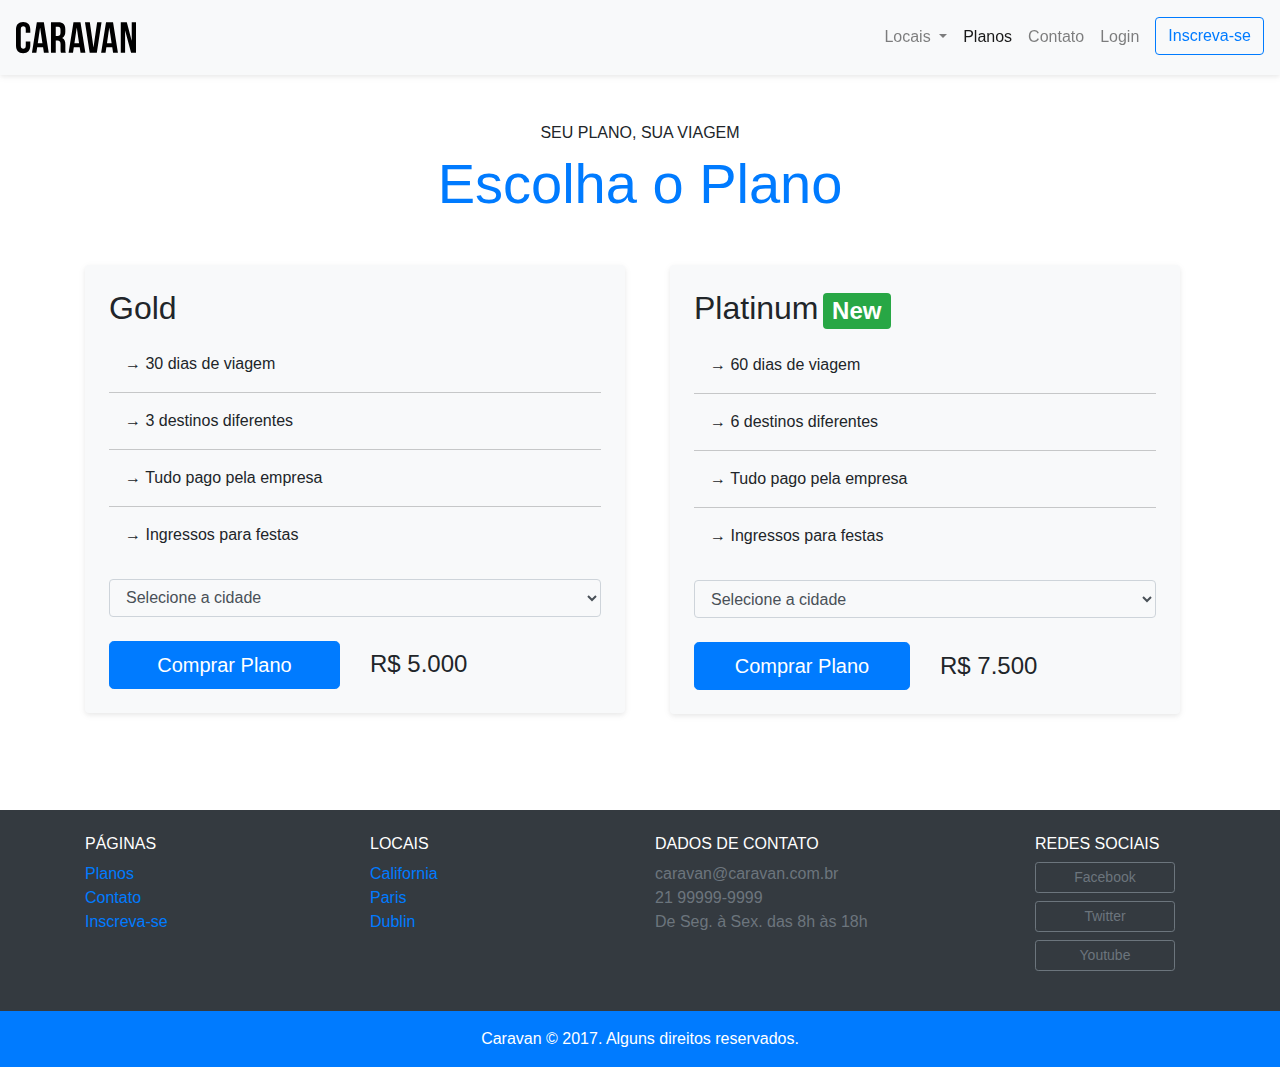
<file: planos.html>
<!DOCTYPE html>
<html lang="en">
	<head>
		<meta charset="utf-8" />
		<meta name="viewport" content="width=device-width, initial-scale=1, shrink-to-fit=no" />
		<title>Caravan - Planos</title>

		<link rel="stylesheet" href="css/bootstrap.css" />
		<link rel="stylesheet" href="css/style.css" />
	</head>
	<body>
		<!-- Button trigger modal -->

		<!-- Modal -->
		<div
			class="modal fade"
			id="exampleModal"
			tabindex="-1"
			role="dialog"
			aria-labelledby="exampleModalLabel"
			aria-hidden="true"
		>
			<div class="modal-dialog" role="document">
				<div class="modal-content">
					<div class="modal-header">
						<h5 class="modal-title" id="exampleModalLabel">Modal title</h5>
						<button type="button" class="close" data-dismiss="modal" aria-label="Close">
							<span aria-hidden="true">&times;</span>
						</button>
					</div>
					<div class="modal-body">
						...
					</div>
					<div class="modal-footer">
						<button type="button" class="btn btn-secondary" data-dismiss="modal">Close</button>
						<button type="button" class="btn btn-primary">Save changes</button>
					</div>
				</div>
			</div>
		</div>
		<div class="navbar navbar-expand-md navbar-light bg-light fixed-top py-3 box-shadow ">
			<a class="navbar-brand" href="index.html"><img src="img/caravan.svg" alt=""/></a>
			<button
				class="navbar-toggler"
				type="button"
				data-toggle="collapse"
				data-target="#navbarSupportedContent"
				aria-controls="navbarSupportedContent"
				aria-expanded="false"
				aria-label="Toggle navigation"
			>
				<span class="navbar-toggler-icon"></span>
			</button>

			<div class="collapse navbar-collapse" id="navbarSupportedContent">
				<ul class="navbar-nav ml-auto">
					<li class="nav-item dropdown">
						<a
							class="nav-link dropdown-toggle "
							href="#"
							id="navbarDropdown"
							role="button"
							data-toggle="dropdown"
							aria-haspopup="true"
							aria-expanded="false"
						>
							Locais
						</a>
						<div class="dropdown-menu" aria-labelledby="navbarDropdown">
							<a class="dropdown-item" href="local.html">California</a>
							<a class="dropdown-item" href="local.html">Paris</a>
							<div class="dropdown-divider"></div>
							<a class="dropdown-item" href="#">Something else here</a>
						</div>
					</li>
					<li class="nav-item">
						<a class="nav-link active" href="planos.html"> <span class="sr-only">(current)</span>Planos</a>
					</li>
					<li class="nav-item">
						<a class="nav-link" href="#">Contato</a>
					</li>
					<li class="nav-item">
						<a class="nav-link" href="#" data-toggle="modal" data-target="#exampleModal">Login</a>
					</li>
					<li class="nav-item">
						<a class="btn btn-outline-primary ml-md-2" href="#">Inscreva-se</a>
					</li>
				</ul>
			</div>
		</div>

		<section class="container">
			<div class="text-center my-5 ">
				<span class="h6 d-block">SEU PLANO, SUA VIAGEM</span>
				<h1 class="display-4 text-primary">Escolha o Plano</h1>
			</div>
			<div class="row">
				<div class="col-md mb-5">
					<div class="bg-light rounded p-4 box-shadow">
						<h2>Gold</h2>
						<ul class="lista-plano list-unstyled">
							<li>
								<span data-toggle="tooltip" data-placement="top" title=" Tooltip on right">
									→ 30 dias de viagem
								</span>
							</li>
							<li>→ 3 destinos diferentes</li>
							<li>→ Tudo pago pela empresa</li>
							<li>→ Ingressos para festas</li>
						</ul>

						<form action="">
							<div class="form-group">
								<select class="form-control bg-light" id="exampleFormControlSelect1">
									<option>Selecione a cidade</option>
									<option>California</option>
									<option>Paris</option>
									<option>Dublin</option>
								</select>
							</div>
						</form>
						<div class="row mt-4 align-items-center">
							<div class="col ">
								<a href="incricao.html" class="btn btn-primary btn-lg btn-block">Comprar Plano</a>
							</div>
							<div class="col">
								<span class="h4">R$ 5.000</span>
							</div>
						</div>
					</div>
				</div>

				<div class="col">
					<div class="col-md mb-5">
						<div class="bg-light rounded p-4 box-shadow">
							<h2>Platinum<span class="badge badge-success ml-1"> New</span></h2>
							<ul class="lista-plano list-unstyled">
								<li>→ 60 dias de viagem</li>
								<li>→ 6 destinos diferentes</li>
								<li>→ Tudo pago pela empresa</li>
								<li>→ Ingressos para festas</li>
							</ul>

							<form action="">
								<div class="form-group">
									<select class="form-control bg-light" id="exampleFormControlSelect1">
										<option>Selecione a cidade</option>
										<option>California</option>
										<option>Paris</option>
										<option>Dublin</option>
									</select>
								</div>
							</form>
							<div class="row mt-4 align-items-center">
								<div class="col ">
									<a href="incricao.html" class="btn btn-primary btn-lg btn-block">Comprar Plano</a>
								</div>
								<div class="col">
									<span class="h4">R$ 7.500</span>
								</div>
							</div>
						</div>
					</div>
				</div>
			</div>
		</section>

		<!-- Footer -->
		<footer class="bg-dark text-white mt-5">
			<div class="container py-4">
				<div class="row">
					<div class="col-md-3 col-6">
						<h4 class="h6">PÁGINAS</h4>
						<ul class="list-unstyled">
							<li><a href="planos.html">Planos</a></li>
							<li><a href="contato.html">Contato</a></li>
							<li><a href="inscricao.html">Inscreva-se</a></li>
						</ul>
					</div>
					<div class="col-md-3 col-6">
						<h4 class="h6">LOCAIS</h4>
						<ul class="list-unstyled">
							<li><a href="local.html">California</a></li>
							<li><a href="local.html">Paris</a></li>
							<li><a href="local.html">Dublin</a></li>
						</ul>
					</div>
					<div class="col-md-4">
						<h4 class="h6">DADOS DE CONTATO</h4>
						<ul class="list-unstyled text-secondary">
							<li>caravan@caravan.com.br</li>
							<li>21 99999-9999</li>
							<li>De Seg. à Sex. das 8h às 18h</li>
						</ul>
					</div>
					<div class="col-md-2">
						<h4 class="h6">REDES SOCIAIS</h4>
						<ul class="list-unstyled">
							<li>
								<a
									class="btn btn-outline-secondary btn-sm btn-block mb-2"
									href="#"
									style="max-width: 140px"
									>Facebook</a
								>
							</li>
							<li>
								<a
									class="btn btn-outline-secondary btn-sm btn-block mb-2"
									href="#"
									style="max-width: 140px"
									>Twitter</a
								>
							</li>
							<li>
								<a
									class="btn btn-outline-secondary btn-sm btn-block mb-2"
									href="#"
									style="max-width: 140px"
									>Youtube</a
								>
							</li>
						</ul>
					</div>
				</div>
			</div>
			<div class="bg-primary text-center py-3">
				<p class="mb-0">Caravan © 2017. Alguns direitos reservados.</p>
			</div>
		</footer>

		<script type="text/javascript" src="js/jquery-3.4.1.slim.min.js"></script>
		<script type="text/javascript" src="js/popper.min.js"></script>
		<script type="text/javascript" src="js/bootstrap.js"></script>
		<script type="text/javascript" src="js/app.js"></script>
	</body>
</html>
</file>
<file: css/style.css>
body {

  padding-top: 75px;
}

.box-shadow {
  box-shadow: 0 2px 4px 0 rgba(0, 0, 0, .05), 0 2px 8px 0 rgba(0, 0, 0, .05);
}

#home-quote {
  background: url(../img/bg-quote.jpg);
  background-size: cover;
}

@media (max-width: 767px) {
  #home-quote .display-4 {
    font-size: 2.5rem;
  }

  body {
    padding-top: 0px;
  }

  .fixed-top {
    position: relative;
  }

}

.lista-plano li+li {
  border-top: 1px solid rgba(0, 0, 0, .2);
}

.lista-plano li {

  padding: 1rem;
}
</file>
